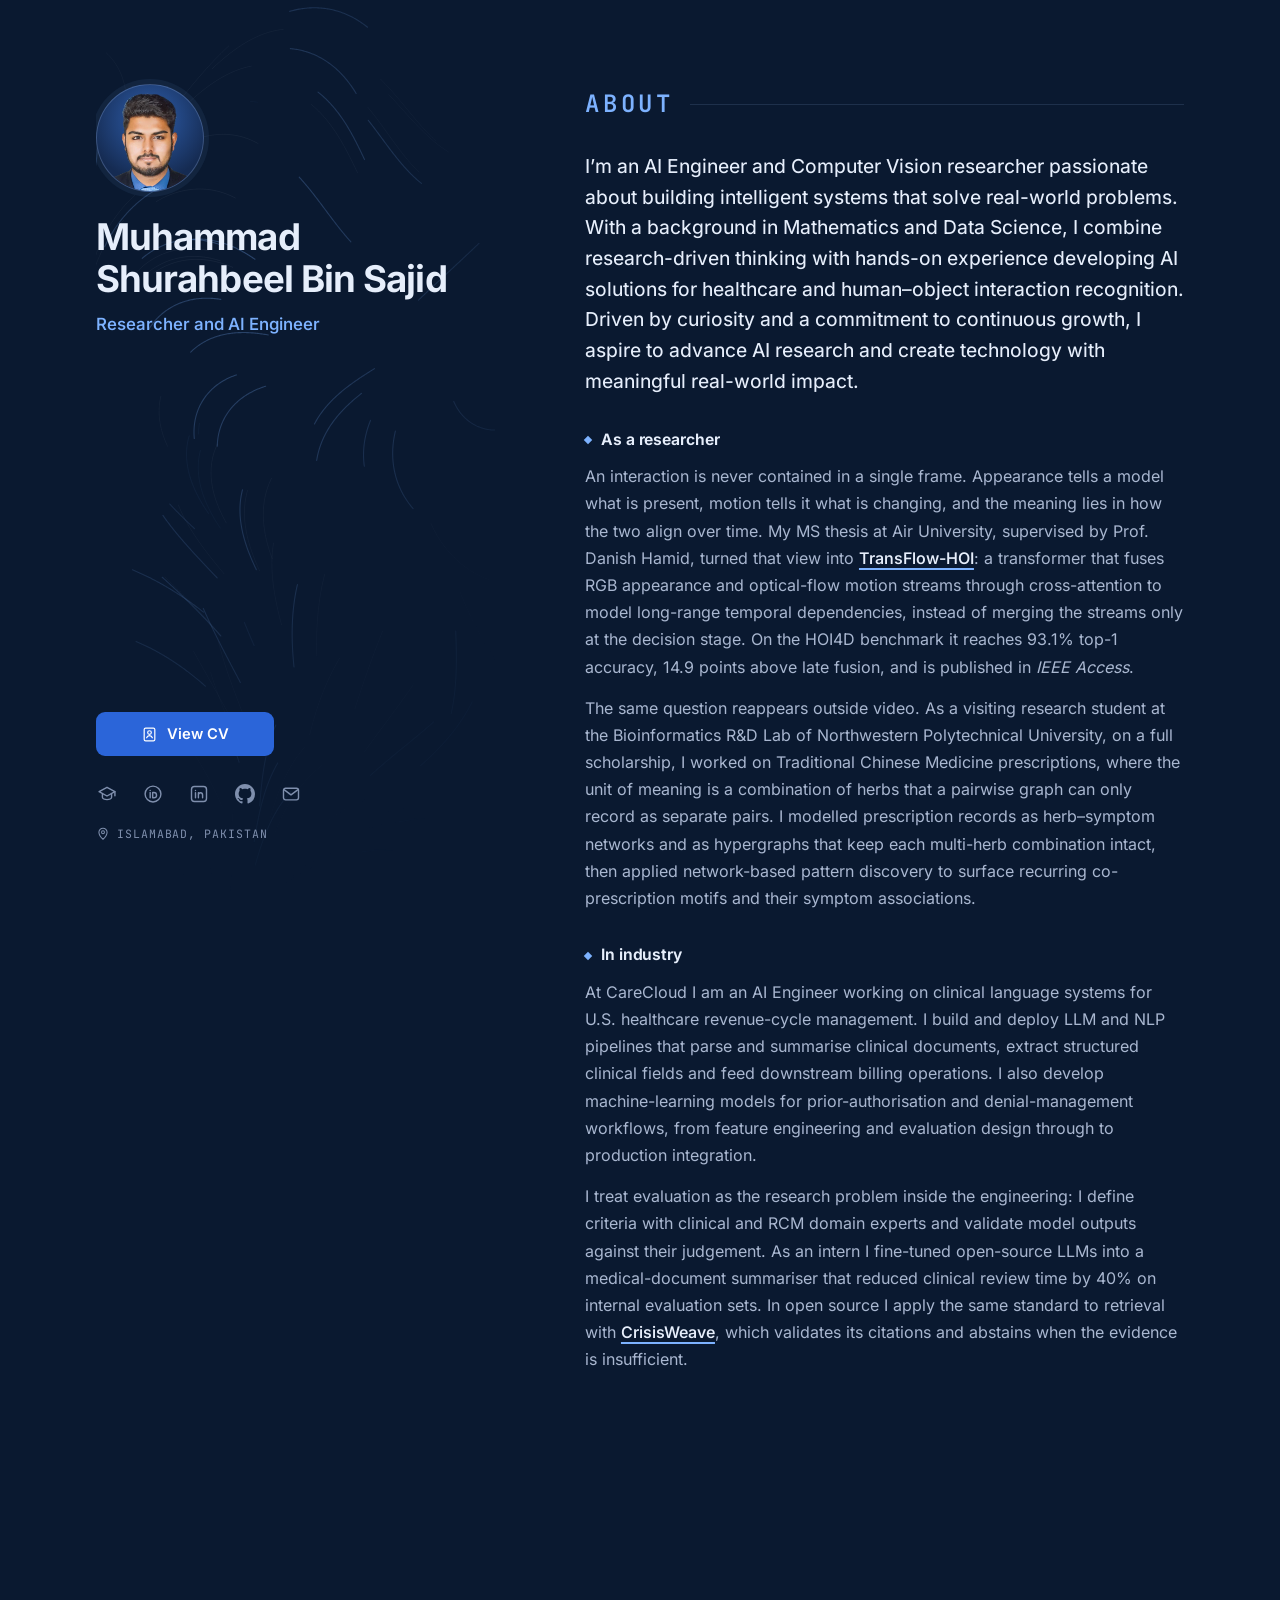
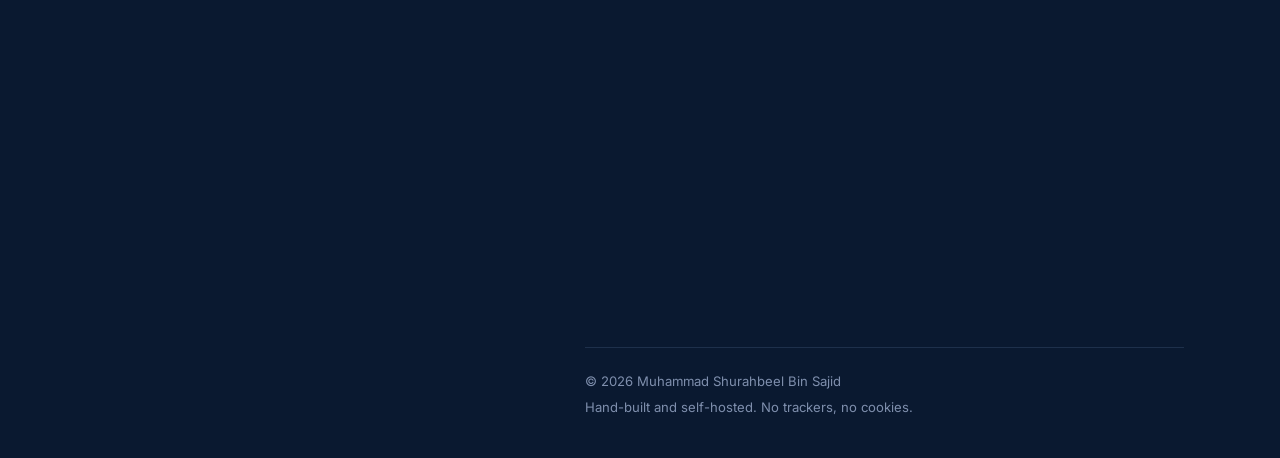
<file: index.html>
<!doctype html>
<html lang="en">
<head>
  <meta charset="utf-8">
  <meta name="viewport" content="width=device-width, initial-scale=1, viewport-fit=cover">

  <!-- Security: GitHub Pages cannot send custom headers, so the policy is delivered here.
       Everything (fonts, scripts, images) is self-hosted: no third-party requests, no trackers. -->
  <meta http-equiv="Content-Security-Policy" content="default-src 'none'; script-src 'self'; style-src 'self'; img-src 'self' data:; font-src 'self'; connect-src 'none'; frame-src 'self'; manifest-src 'self'; base-uri 'none'; form-action 'none'; upgrade-insecure-requests">
  <meta name="referrer" content="strict-origin-when-cross-origin">

  <title>Muhammad Shurahbeel Bin Sajid — Researcher and AI Engineer</title>
  <meta name="description" content="Muhammad Shurahbeel Bin Sajid researches video understanding and structured representation learning. First author of TransFlow-HOI (IEEE Access, 2026). MS Data Science, Air University; AI Engineer at CareCloud, Islamabad.">
  <meta name="author" content="Muhammad Shurahbeel Bin Sajid">
  <meta name="robots" content="index, follow">
  <link rel="canonical" href="https://shurahbeelsajid.github.io/">

  <meta name="theme-color" content="#0a1930">
  <meta name="color-scheme" content="dark">

  <!-- Open Graph / social previews -->
  <meta property="og:type" content="profile">
  <meta property="og:site_name" content="Muhammad Shurahbeel Bin Sajid">
  <meta property="og:title" content="Muhammad Shurahbeel Bin Sajid — Researcher and AI Engineer">
  <meta property="og:description" content="Researcher in video understanding and structured representation learning. First author of TransFlow-HOI (IEEE Access, 2026).">
  <meta property="og:url" content="https://shurahbeelsajid.github.io/">
  <meta property="og:image" content="https://shurahbeelsajid.github.io/assets/img/og-image.png">
  <meta property="og:image:width" content="1200">
  <meta property="og:image:height" content="630">
  <meta property="og:image:alt" content="Muhammad Shurahbeel Bin Sajid — researcher in video understanding and structured representation learning">
  <meta property="profile:first_name" content="Muhammad Shurahbeel">
  <meta property="profile:last_name" content="Bin Sajid">
  <meta name="twitter:card" content="summary_large_image">

  <link rel="icon" href="assets/img/favicon.svg" type="image/svg+xml">
  <link rel="apple-touch-icon" href="assets/img/apple-touch-icon.png">

  <link rel="preload" href="assets/fonts/inter-wght-normal.woff2" as="font" type="font/woff2" crossorigin>
  <link rel="stylesheet" href="assets/css/main.css">

  <!-- Runs before first paint: enables JS-only styles (no flash). -->
  <script src="assets/js/boot.js"></script>
  <script src="assets/js/main.js" defer></script>

  <script type="application/ld+json">
  {
    "@context": "https://schema.org",
    "@graph": [
      {
        "@type": "Person",
        "@id": "https://shurahbeelsajid.github.io/#person",
        "name": "Muhammad Shurahbeel Bin Sajid",
        "url": "https://shurahbeelsajid.github.io/",
        "image": "https://shurahbeelsajid.github.io/assets/img/portrait-840.webp",
        "jobTitle": "AI Engineer",
        "worksFor": { "@type": "Organization", "name": "CareCloud (MTBC)" },
        "alumniOf": [
          { "@type": "CollegeOrUniversity", "name": "Air University, Islamabad" },
          { "@type": "CollegeOrUniversity", "name": "International Islamic University, Islamabad" }
        ],
        "address": { "@type": "PostalAddress", "addressLocality": "Islamabad", "addressCountry": "PK" },
        "knowsAbout": [
          "Video understanding",
          "Human-object interaction recognition",
          "Structured representation learning",
          "Hypergraphs",
          "Multimodal fusion",
          "Retrieval-augmented generation",
          "Clinical natural language processing"
        ],
        "sameAs": [
          "https://scholar.google.com/citations?user=zHqropcAAAAJ",
          "https://orcid.org/0009-0009-5167-0745",
          "https://www.linkedin.com/in/shurahbeelsajid",
          "https://github.com/ShurahbeelSajid"
        ]
      },
      {
        "@type": "ScholarlyArticle",
        "headline": "TransFlow-HOI: Transformer-Driven Multimodal Fusion for High-Performance Human–Object Interaction Recognition",
        "author": [
          { "@id": "https://shurahbeelsajid.github.io/#person" },
          { "@type": "Person", "name": "Yazeed Alkhrijah" },
          { "@type": "Person", "name": "Danish Hamid" },
          { "@type": "Person", "name": "Muhammad Tahir Akram" },
          { "@type": "Person", "name": "Syed Muhammad Usman" },
          { "@type": "Person", "name": "Shehzad Khalid" },
          { "@type": "Person", "name": "Mohamad A. Alawad" }
        ],
        "datePublished": "2026",
        "isPartOf": { "@type": "PublicationVolume", "volumeNumber": "14", "isPartOf": { "@type": "Periodical", "name": "IEEE Access", "issn": "2169-3536" } },
        "pagination": "12717-12732",
        "sameAs": "https://doi.org/10.1109/ACCESS.2026.3655585",
        "url": "https://ieeexplore.ieee.org/document/11357874/",
        "license": "https://creativecommons.org/licenses/by/4.0/"
      }
    ]
  }
  </script>
</head>
<body>
  <!-- Icon sprite -->
  <svg class="sprite" aria-hidden="true" focusable="false" xmlns="http://www.w3.org/2000/svg">
    <symbol id="i-arrow-up-right" viewBox="0 0 24 24"><path d="M7 17 17 7M8 7h9v9" fill="none" stroke="currentColor" stroke-width="1.8" stroke-linecap="round" stroke-linejoin="round"/></symbol>
    <symbol id="i-github" viewBox="0 0 16 16"><path fill="currentColor" d="M8 0C3.58 0 0 3.58 0 8c0 3.54 2.29 6.53 5.47 7.59.4.07.55-.17.55-.38 0-.19-.01-.82-.01-1.49-2.01.37-2.53-.49-2.69-.94-.09-.23-.48-.94-.82-1.13-.28-.15-.68-.52-.01-.53.63-.01 1.08.58 1.23.82.72 1.21 1.87.87 2.33.66.07-.52.28-.87.51-1.07-1.78-.2-3.64-.89-3.64-3.95 0-.87.31-1.59.82-2.15-.08-.2-.36-1.02.08-2.12 0 0 .67-.21 2.2.82.64-.18 1.32-.27 2-.27.68 0 1.36.09 2 .27 1.53-1.04 2.2-.82 2.2-.82.44 1.1.16 1.92.08 2.12.51.56.82 1.27.82 2.15 0 3.07-1.87 3.75-3.65 3.95.29.25.54.73.54 1.48 0 1.07-.01 1.93-.01 2.2 0 .21.15.46.55.38A8.013 8.013 0 0 0 16 8c0-4.42-3.58-8-8-8z"/></symbol>
    <symbol id="i-scholar" viewBox="0 0 24 24"><g fill="none" stroke="currentColor" stroke-width="1.7" stroke-linejoin="round" stroke-linecap="round"><path d="M12 4 2.5 9.2 12 14.4l9.5-5.2L12 4z"/><path d="M6.5 11.6v4.2c0 1.5 2.5 2.9 5.5 2.9s5.5-1.4 5.5-2.9v-4.2M21.5 9.2v5"/></g></symbol>
    <symbol id="i-orcid" viewBox="0 0 24 24"><g fill="none" stroke="currentColor" stroke-width="1.7" stroke-linecap="round"><circle cx="12" cy="12" r="9.5"/><path d="M8.6 10.2v6.3M8.6 7.6v.05"/><path d="M11.6 10.2v6.3h1.5a3.15 3.15 0 0 0 0-6.3h-1.5z" stroke-linejoin="round"/></g></symbol>
    <symbol id="i-linkedin" viewBox="0 0 24 24"><g fill="none" stroke="currentColor" stroke-width="1.7" stroke-linecap="round" stroke-linejoin="round"><rect x="3" y="3" width="18" height="18" rx="3.5"/><path d="M7.8 10.5v6M7.8 7.7v.05M11.3 16.5v-6M11.3 13.3c0-1.7 1-2.9 2.6-2.9s2.4 1.1 2.4 2.9v3.2"/></g></symbol>
    <symbol id="i-mail" viewBox="0 0 24 24"><g fill="none" stroke="currentColor" stroke-width="1.7" stroke-linecap="round" stroke-linejoin="round"><rect x="3" y="5" width="18" height="14" rx="2.5"/><path d="m4 7 8 6 8-6"/></g></symbol>
    <symbol id="i-paper" viewBox="0 0 24 24"><g fill="none" stroke="currentColor" stroke-width="1.7" stroke-linecap="round" stroke-linejoin="round"><path d="M14 3H6.5A1.5 1.5 0 0 0 5 4.5v15A1.5 1.5 0 0 0 6.5 21h11a1.5 1.5 0 0 0 1.5-1.5V8l-5-5z"/><path d="M14 3v5h5M8.5 12.5h7M8.5 16h5"/></g></symbol>
    <symbol id="i-cv" viewBox="0 0 24 24"><g fill="none" stroke="currentColor" stroke-width="1.7" stroke-linecap="round" stroke-linejoin="round"><rect x="4.5" y="3" width="15" height="18" rx="2"/><circle cx="12" cy="9.3" r="2.6"/><path d="M8 16.6c.6-1.9 2.1-3 4-3s3.4 1.1 4 3"/></g></symbol>
    <symbol id="i-copy" viewBox="0 0 24 24"><g fill="none" stroke="currentColor" stroke-width="1.7" stroke-linecap="round" stroke-linejoin="round"><rect x="8.5" y="8.5" width="12" height="12" rx="2"/><path d="M15.5 8.5V5.5a2 2 0 0 0-2-2h-8a2 2 0 0 0-2 2v8a2 2 0 0 0 2 2h3"/></g></symbol>
    <symbol id="i-download" viewBox="0 0 24 24"><path d="M12 4v11M7 10.5l5 5 5-5M5 20h14" fill="none" stroke="currentColor" stroke-width="1.8" stroke-linecap="round" stroke-linejoin="round"/></symbol>
    <symbol id="i-close" viewBox="0 0 24 24"><path d="M6 6l12 12M18 6 6 18" fill="none" stroke="currentColor" stroke-width="1.8" stroke-linecap="round"/></symbol>
    <symbol id="i-pin" viewBox="0 0 24 24"><g fill="none" stroke="currentColor" stroke-width="1.8" stroke-linejoin="round"><path d="M12 21s7-6.2 7-12a7 7 0 1 0-14 0c0 5.8 7 12 7 12z"/><circle cx="12" cy="9" r="2.5"/></g></symbol>
  </svg>

  <a class="skip-link" href="#main">Skip to content</a>

  <div class="page">
    <!-- ============================== INTRO (sticky on desktop) ============================== -->
    <header class="intro" id="top">
      <canvas class="intro__canvas" data-flowfield aria-hidden="true"></canvas>

      <div class="intro__main">
        <div class="avatar">
          <img src="assets/img/portrait-480.webp" width="480" height="615" alt="Portrait of Muhammad Shurahbeel Bin Sajid" fetchpriority="high" decoding="async">
        </div>

        <h1 class="intro__name">Muhammad Shurahbeel Bin Sajid</h1>
        <p class="intro__title">Researcher and AI Engineer</p>
        <p class="intro__statement"></p>

        <nav class="toc" aria-label="Sections">
          <ul>
            <li><a class="toc__link" href="#about"><span class="toc__line" aria-hidden="true"></span>About</a></li>
            <li><a class="toc__link" href="#publication"><span class="toc__line" aria-hidden="true"></span>Publication</a></li>
            <li><a class="toc__link" href="#experience"><span class="toc__line" aria-hidden="true"></span>Experience</a></li>
            <li><a class="toc__link" href="#projects"><span class="toc__line" aria-hidden="true"></span>Projects</a></li>
            <li><a class="toc__link" href="#contact"><span class="toc__line" aria-hidden="true"></span>Contact</a></li>
          </ul>
        </nav>
      </div>

      <div class="intro__foot">
        <div class="intro__actions">
          <a class="btn btn--primary btn--cv" href="assets/cv/Shurahbeel-Sajid-CV.pdf" target="_blank" rel="noopener" data-cv-open>
            <svg width="17" height="17" aria-hidden="true"><use href="#i-cv"/></svg>
            View CV
          </a>
        </div>

        <ul class="socials" aria-label="Profiles">
          <li><a href="https://scholar.google.com/citations?user=zHqropcAAAAJ&amp;hl=en" target="_blank" rel="me noopener noreferrer" aria-label="Google Scholar" title="Google Scholar"><svg width="20" height="20" aria-hidden="true"><use href="#i-scholar"/></svg></a></li>
          <li><a href="https://orcid.org/0009-0009-5167-0745" target="_blank" rel="me noopener noreferrer" aria-label="ORCID" title="ORCID"><svg width="20" height="20" aria-hidden="true"><use href="#i-orcid"/></svg></a></li>
          <li><a href="https://www.linkedin.com/in/shurahbeelsajid" target="_blank" rel="me noopener noreferrer" aria-label="LinkedIn" title="LinkedIn"><svg width="20" height="20" aria-hidden="true"><use href="#i-linkedin"/></svg></a></li>
          <li><a href="https://github.com/ShurahbeelSajid" target="_blank" rel="me noopener noreferrer" aria-label="GitHub" title="GitHub"><svg width="20" height="20" aria-hidden="true"><use href="#i-github"/></svg></a></li>
          <li><a href="#contact" data-email data-user="shurahbeelsajid008" data-domain="gmail.com" aria-label="Email" title="Email"><svg width="20" height="20" aria-hidden="true"><use href="#i-mail"/></svg></a></li>
        </ul>

        <p class="intro__loc"><svg width="14" height="14" aria-hidden="true"><use href="#i-pin"/></svg>Islamabad, Pakistan</p>
      </div>
    </header>

    <!-- ============================== CONTENT ============================== -->
    <main id="main">
      <!-- About -->
      <section class="section reveal" id="about" aria-labelledby="about-h">
        <h2 class="section-title" id="about-h">About</h2>

        <p class="lead">
          I’m an AI Engineer and Computer Vision researcher passionate about building intelligent systems that solve real-world problems.
With a background in Mathematics and Data Science, I combine research-driven thinking with hands-on experience developing AI solutions for healthcare and human–object interaction recognition.
Driven by curiosity and a commitment to continuous growth, I aspire to advance AI research and create technology with meaningful real-world impact.
        </p>

        <div class="prose">
          <h3 class="sub">As a researcher</h3>
          <p>
            An interaction is never contained in a single frame. Appearance tells a model what is present, motion
            tells it what is changing, and the meaning lies in how the two align over time. My MS thesis at Air
            University, supervised by Prof. Danish Hamid, turned that view into
            <a href="#publication">TransFlow-HOI</a>: a transformer that fuses RGB appearance and optical-flow motion
            streams through cross-attention to model long-range temporal dependencies, instead of merging the streams
            only at the decision stage. On the HOI4D benchmark it reaches 93.1% top-1 accuracy, 14.9 points above
            late fusion, and is published in <em>IEEE Access</em>.
          </p>
          <p>
            The same question reappears outside video. As a visiting research student at the Bioinformatics R&amp;D Lab
            of Northwestern Polytechnical University, on a full scholarship, I worked on Traditional Chinese Medicine
            prescriptions, where the unit of meaning is a combination of herbs that a pairwise graph can only record
            as separate pairs. I modelled prescription records as herb–symptom networks and as hypergraphs that keep
            each multi-herb combination intact, then applied network-based pattern discovery to surface recurring
            co-prescription motifs and their symptom associations.
          </p>

          <h3 class="sub">In industry</h3>
          <p>
            At CareCloud I am an AI Engineer working on clinical language systems for U.S. healthcare revenue-cycle
            management. I build and deploy LLM and NLP pipelines that parse and summarise clinical documents, extract
            structured clinical fields and feed downstream billing operations. I also develop machine-learning models
            for prior-authorisation and denial-management workflows, from feature engineering and evaluation design
            through to production integration.
          </p>
          <p>
            I treat evaluation as the research problem inside the engineering: I define criteria with clinical and RCM
            domain experts and validate model outputs against their judgement. As an intern I fine-tuned open-source
            LLMs into a medical-document summariser that reduced clinical review time by 40% on internal evaluation
            sets. In open source I apply the same standard to retrieval with <a href="#projects">CrisisWeave</a>,
            which validates its citations and abstains when the evidence is insufficient.
          </p>
        </div>
      </section>

      <!-- Publication -->
      <section class="section reveal" id="publication" aria-labelledby="pub-h">
        <h2 class="section-title" id="pub-h">Publication</h2>

        <article class="card pub" aria-labelledby="pub-1-title" data-live>
          <p class="pub__label">
            Journal article · <em>IEEE Access</em> · 2026
            <span class="badge">Open access</span>
          </p>
          <h3 class="pub__title" id="pub-1-title">TransFlow-HOI: Transformer-Driven Multimodal Fusion for High-Performance Human–Object Interaction Recognition</h3>
          <p class="pub__authors">
            <strong>Muhammad Shurahbeel Bin Sajid</strong>, Yazeed Alkhrijah, Danish Hamid, Muhammad Tahir Akram,
            Syed Muhammad Usman, Shehzad Khalid, Mohamad A. Alawad
          </p>
          <p class="pub__venue">
            <em>IEEE Access</em>, vol. 14, pp. 12717–12732, 2026 ·
            doi: <a href="https://doi.org/10.1109/ACCESS.2026.3655585" target="_blank" rel="noopener noreferrer">10.1109/ACCESS.2026.3655585</a>
          </p>

          <!-- Architecture diagram (all styling lives in main.css; no inline styles due to CSP) -->
          <figure class="tech">
            <h3 class="sub">TransFlow-HOI architecture</h3>

            <div class="tech__frame">
              <svg class="tech__svg" viewBox="0 0 600 470" role="img" focusable="false"
                   aria-label="Pipeline diagram: input video frames flow through an appearance stream and a motion stream into a cross-attention transformer, then temporal modeling, producing HOI recognition.">
                <defs>
                  <marker id="tech-arrow" viewBox="0 0 8 8" markerWidth="10" markerHeight="10" markerUnits="userSpaceOnUse" refX="6.8" refY="4" orient="auto">
                    <path d="M0.8 1 7.5 4 0.8 7Z" class="tech__arrow"/>
                  </marker>
                </defs>

                <!-- Connectors -->
                <path class="tech__e" d="M300 58 C240 76 185 98 152 122"/>
                <path class="tech__e" d="M300 58 C360 76 415 98 448 122"/>
                <path class="tech__e" d="M150 182 C150 220 178 254 205 274"/>
                <path class="tech__e" d="M450 182 C450 220 422 254 395 274"/>
                <path class="tech__e" d="M300 308 L300 342"/>
                <path class="tech__e" d="M300 390 L300 422"/>

                <!-- Nodes -->
                <g>
                  <rect class="tech__n" x="235" y="14" width="130" height="44" rx="10"/>
                  <text class="tech__t1" x="300" y="32">Input frames</text>
                  <text class="tech__t2" x="300" y="47">HOI4D clips</text>
                </g>
                <g>
                  <rect class="tech__n" x="70" y="124" width="160" height="56" rx="10"/>
                  <text class="tech__t1" x="150" y="149">Appearance stream</text>
                  <text class="tech__t2" x="150" y="165">RGB · I3D features</text>
                </g>
                <g>
                  <rect class="tech__n" x="370" y="124" width="160" height="56" rx="10"/>
                  <text class="tech__t1" x="450" y="149">Motion stream</text>
                  <text class="tech__t2" x="450" y="165">Optical-flow features</text>
                </g>
                <g>
                  <rect class="tech__n" x="205" y="246" width="190" height="60" rx="10"/>
                  <text class="tech__t1" x="300" y="272">Cross-attention</text>
                  <text class="tech__t2" x="300" y="288">Transformer fusion</text>
                </g>
                <g>
                  <rect class="tech__n" x="225" y="344" width="150" height="44" rx="10"/>
                  <text class="tech__t1" x="300" y="362">Temporal modeling</text>
                  <text class="tech__t2" x="300" y="378">Long-range cues</text>
                </g>
                <g>
                  <rect class="tech__n" x="232" y="424" width="136" height="38" rx="10"/>
                  <text class="tech__t1" x="300" y="449">HOI recognition</text>
                </g>

                <!-- Sequential highlight: six phases light up in pipeline order -->
                <g class="tech-phase tech-p1">
                  <rect class="tech__h" x="235" y="14" width="130" height="44" rx="10"/>
                </g>
                <g class="tech-phase tech-p2">
                  <path class="tech__f tech__march" d="M300 58 C240 76 185 98 152 122"/>
                  <path class="tech__f tech__march" d="M300 58 C360 76 415 98 448 122"/>
                  <rect class="tech__h" x="70" y="124" width="160" height="56" rx="10"/>
                  <rect class="tech__h" x="370" y="124" width="160" height="56" rx="10"/>
                </g>
                <g class="tech-phase tech-p3">
                  <path class="tech__f tech__march" d="M150 182 C150 220 178 254 205 274"/>
                  <path class="tech__f tech__march" d="M450 182 C450 220 422 254 395 274"/>
                </g>
                <g class="tech-phase tech-p4">
                  <rect class="tech__h" x="205" y="246" width="190" height="60" rx="10"/>
                </g>
                <g class="tech-phase tech-p5">
                  <path class="tech__f tech__march" d="M300 308 L300 342"/>
                  <rect class="tech__h" x="225" y="344" width="150" height="44" rx="10"/>
                </g>
                <g class="tech-phase tech-p6">
                  <path class="tech__f tech__march" d="M300 390 L300 422"/>
                  <rect class="tech__h" x="232" y="424" width="136" height="38" rx="10"/>
                </g>
              </svg>
            </div>

            <figcaption class="tech__cap">
              The TransFlow-HOI architecture fuses appearance (RGB/I3D features) and motion (optical flow) streams
              through cross-attention in a transformer to model long-range temporal dependencies for HOI recognition.
            </figcaption>
          </figure>

          <figure class="results">
            <figcaption>Top-1 accuracy on HOI4D</figcaption>
            <ol class="bars">
              <li class="bar bar--ours" data-value="93.1">
                <span class="bar__label">TransFlow-HOI <em>(this work)</em></span>
                <span class="bar__track"><span class="bar__fill"></span></span>
                <span class="bar__value" data-count="93.1">93.1%</span>
              </li>
              <li class="bar" data-value="78.2">
                <span class="bar__label">Late Fusion</span>
                <span class="bar__track"><span class="bar__fill"></span></span>
                <span class="bar__value" data-count="78.2">78.2%</span>
              </li>
              <li class="bar" data-value="77.3">
                <span class="bar__label">Shallow MLP Fusion</span>
                <span class="bar__track"><span class="bar__fill"></span></span>
                <span class="bar__value" data-count="77.3">77.3%</span>
              </li>
            </ol>
          </figure>

          <div class="pub__actions">
            <a class="btn btn--primary btn--sm" href="https://ieeexplore.ieee.org/document/11357874/" target="_blank" rel="noopener noreferrer">
              Read on IEEE Xplore
              <svg width="15" height="15" aria-hidden="true"><use href="#i-arrow-up-right"/></svg>
            </a>
            <a class="btn btn--ghost btn--sm" href="https://doi.org/10.1109/ACCESS.2026.3655585" target="_blank" rel="noopener noreferrer">
              DOI
              <svg width="15" height="15" aria-hidden="true"><use href="#i-arrow-up-right"/></svg>
            </a>
          </div>

          <details class="cite">
            <summary>Cite this paper <span class="cite__hint">BibTeX</span></summary>
            <div class="cite__body">
              <pre><code data-bibtex>@article{sajid2026transflowhoi,
  author  = {Bin Sajid, Muhammad Shurahbeel and Alkhrijah, Yazeed and Hamid, Danish
             and Akram, Muhammad Tahir and Usman, Syed Muhammad and Khalid, Shehzad
             and Alawad, Mohamad A.},
  title   = {{TransFlow-HOI}: Transformer-Driven Multimodal Fusion for High-Performance
             Human--Object Interaction Recognition},
  journal = {IEEE Access},
  volume  = {14},
  pages   = {12717--12732},
  year    = {2026},
  doi     = {10.1109/ACCESS.2026.3655585}
}</code></pre>
              <button class="cite__copy" type="button" data-copy-bibtex>
                <svg width="15" height="15" aria-hidden="true"><use href="#i-copy"/></svg>
                <span data-copy-label>Copy</span>
              </button>
            </div>
          </details>
        </article>
      </section>

      <!-- Experience & education -->
      <section class="section reveal" id="experience" aria-labelledby="exp-h">
        <h2 class="section-title" id="exp-h">Experience &amp; education</h2>

        <h3 class="sub">Experience</h3>
        <ol class="rows">
          <li class="row">
            <p class="row__date">Jul 2025 — Present</p>
            <div>
              <p class="row__title">AI Engineer <span>CareCloud (MTBC), Islamabad</span></p>
              <p class="row__note">Clinical LLM and NLP pipelines; models for prior authorisation and denial management. Joined as AI Intern in May 2025.</p>
            </div>
          </li>
          <li class="row">
            <p class="row__date">Nov 2023 — Apr 2025</p>
            <div>
              <p class="row__title">Graduate Research Assistant <span>Air University, Islamabad</span></p>
              <p class="row__note">Designed TransFlow-HOI and built its full experimental pipeline on HOI4D.</p>
            </div>
          </li>
          <li class="row">
            <p class="row__date">Sep 2024 — Jan 2025</p>
            <div>
              <p class="row__title">Visiting Research Student <span>Bioinformatics R&amp;D Lab, Northwestern Polytechnical University, Xi’an</span></p>
              <p class="row__note">Hypergraph modelling of Traditional Chinese Medicine prescriptions.</p>
            </div>
          </li>
        </ol>

        <h3 class="sub">Education</h3>
        <ol class="rows">
          <li class="row">
            <p class="row__date">Sep 2023 — Nov 2025</p>
            <div>
              <p class="row__title">M.S. Data Science <span>Air University, Islamabad</span></p>
              <p class="row__note">Thesis: <em>Unifying Appearance and Motion: Transformer-Based Feature Fusion for HOI Recognition.</em> Supervisor: Prof. Danish Hamid.</p>
            </div>
          </li>
          <li class="row">
            <p class="row__date">Feb 2016 — May 2020</p>
            <div>
              <p class="row__title">B.S. Mathematics <span>International Islamic University, Islamabad</span></p>
            </div>
          </li>
        </ol>

        <h3 class="sub">Honours &amp; service</h3>
        <ol class="rows">
          <li class="row">
            <p class="row__date">2024</p>
            <div>
              <p class="row__title">Outstanding Visiting Student Scholarship <span>Northwestern Polytechnical University</span></p>
              <p class="row__note">Sole recipient nominated from Air University.</p>
            </div>
          </li>
          <li class="row">
            <p class="row__date">2025</p>
            <div>
              <p class="row__title">Host and Organizer <span>International Academic Conference on AI and Machine Learning, NWPU</span></p>
            </div>
          </li>
        </ol>

        <p class="more">
          <a class="text-link" href="assets/cv/Shurahbeel-Sajid-CV.pdf" target="_blank" rel="noopener" data-cv-open>
            Full details in my CV
            <svg width="15" height="15" aria-hidden="true"><use href="#i-arrow-up-right"/></svg>
          </a>
        </p>
      </section>

      <!-- Projects -->
      <section class="section reveal" id="projects" aria-labelledby="projects-h">
        <h2 class="section-title" id="projects-h">Selected projects</h2>

        <div class="projects">
          <article class="card project" data-spotlight>
            <h3 class="project__title">
              <a class="stretched" href="https://github.com/ShurahbeelSajid/Crisis-Weave" target="_blank" rel="noopener noreferrer">CrisisWeave</a>
              <svg width="16" height="16" aria-hidden="true"><use href="#i-arrow-up-right"/></svg>
            </h3>
            <p class="project__tagline">Multimodal retrieval for disaster reporting</p>
            <p>
              Evidence-first retrieval-augmented question answering over heterogeneous disaster reports: native text,
              OCR output, document images, video frames and transcripts, and structured tables. It validates citations,
              detects conflicting and stale sources, and abstains explicitly when the evidence is insufficient.
            </p>
            <ul class="tags" aria-label="Technologies"><li>RAG</li><li>Citation validation</li><li>Guarded SQL</li><li>Python</li></ul>
          </article>

          <article class="card project" data-spotlight>
            <h3 class="project__title">
              <a class="stretched" href="https://github.com/ShurahbeelSajid/ai-detection-suite" target="_blank" rel="noopener noreferrer">AI Detection Suite</a>
              <svg width="16" height="16" aria-hidden="true"><use href="#i-arrow-up-right"/></svg>
            </h3>
            <p class="project__tagline">Real-time local inference</p>
            <p>
              A local-first webcam pipeline combining YOLO object detection with CPU-based Haar face detection and
              lightweight hand detection. Bounded background inference and deterministic resource cleanup keep
              throughput stable, with an FPS and latency HUD for profiling.
            </p>
            <ul class="tags" aria-label="Technologies"><li>YOLO</li><li>OpenCV</li><li>Python</li></ul>
          </article>
        </div>
      </section>

      <!-- Contact -->
      <section class="section reveal" id="contact" aria-labelledby="contact-h">
        <h2 class="section-title" id="contact-h">Contact</h2>
        <p class="contact__text">
          I welcome conversations about research opportunities and collaboration in video understanding,
          structured representation learning and trustworthy AI.
        </p>
        <div class="contact__actions">
          <a class="btn btn--primary" href="#contact" data-email data-user="shurahbeelsajid008" data-domain="gmail.com">
            <svg width="17" height="17" aria-hidden="true"><use href="#i-mail"/></svg>
            <span data-email-text>shurahbeelsajid008 [at] gmail [dot] com</span>
          </a>
        </div>
        <p class="contact__clock">Local time in Islamabad: <time data-local-time>UTC+5</time></p>
      </section>

      <footer class="site-footer">
        <p>© <span data-year>2026</span> Muhammad Shurahbeel Bin Sajid</p>
        <p>Hand-built and self-hosted. No trackers, no cookies.</p>
      </footer>
    </main>
  </div>

  <!-- CV preview: opened by [data-cv-open] on desktop; elsewhere the link opens the PDF directly -->
  <dialog class="cv-modal" id="cv-modal" aria-labelledby="cv-modal-title">
    <div class="cv-modal__inner">
      <div class="cv-modal__bar">
        <p class="cv-modal__title" id="cv-modal-title">Curriculum Vitae <span>PDF · 3 pages</span></p>
        <div class="cv-modal__actions">
          <a class="cv-modal__btn" href="assets/cv/Shurahbeel-Sajid-CV.pdf" target="_blank" rel="noopener">
            Open in new tab
            <svg width="15" height="15" aria-hidden="true"><use href="#i-arrow-up-right"/></svg>
          </a>
          <a class="cv-modal__btn" href="assets/cv/Shurahbeel-Sajid-CV.pdf" download="Muhammad-Shurahbeel-Bin-Sajid-CV.pdf">
            <svg width="15" height="15" aria-hidden="true"><use href="#i-download"/></svg>
            Download
          </a>
          <button class="cv-modal__close" type="button" data-cv-close aria-label="Close CV preview">
            <svg width="18" height="18" aria-hidden="true"><use href="#i-close"/></svg>
          </button>
        </div>
      </div>
      <div class="cv-modal__body">
        <p class="cv-modal__loading" aria-hidden="true">Loading CV…</p>
        <iframe class="cv-modal__frame" title="CV of Muhammad Shurahbeel Bin Sajid (PDF)" data-src="assets/cv/Shurahbeel-Sajid-CV.pdf#view=FitH"></iframe>
      </div>
    </div>
  </dialog>
</body>
</html>
</file>
<file: assets/css/main.css>
/* ==========================================================================
   Muhammad Shurahbeel Bin Sajid — personal site
   Always-dark navy theme. Order: fonts → tokens → base → layout → intro →
   sections → components → dialog → motion
   ========================================================================== */

/* ---------- Fonts (self-hosted, SIL Open Font License) ---------- */
@font-face {
  font-family: "Inter";
  src: url("../fonts/inter-wght-normal.woff2") format("woff2");
  font-weight: 100 900;
  font-style: normal;
  font-display: swap;
}
@font-face {
  font-family: "JetBrains Mono";
  src: url("../fonts/jetbrains-mono-wght-normal.woff2") format("woff2");
  font-weight: 100 800;
  font-style: normal;
  font-display: swap;
}

/* ---------- Design tokens (single dark navy theme) ---------- */
:root {
  color-scheme: dark;

  --bg: #0a1930;
  --bg-deep: #071325;
  --surface: #10233f;
  --surface-2: #162d50;
  --ink: #e6eefb;
  --ink-2: #a9b7d0;
  --ink-3: #7f8fad;
  --line: rgba(136, 165, 215, 0.16);
  --line-strong: rgba(136, 165, 215, 0.32);
  --accent: #7db2ff;
  --accent-solid: #2b65d9;
  --accent-solid-hover: #3a76ee;
  --accent-soft: rgba(125, 178, 255, 0.1);
  --shadow: 0 18px 40px -24px rgba(2, 8, 20, 0.9);

  /* Intro flow-field colours as "r, g, b" */
  --flow-a: 125, 178, 255;
  --flow-b: 230, 238, 251;
  --flow-alpha-a: 0.3;
  --flow-alpha-b: 0.07;

  --font-sans: "Inter", system-ui, -apple-system, "Segoe UI", Roboto, "Helvetica Neue", Arial, "Noto Sans", sans-serif;
  --font-mono: "JetBrains Mono", ui-monospace, SFMono-Regular, Menlo, Consolas, monospace;

  --radius: 14px;
  --radius-sm: 9px;
  --ease-out: cubic-bezier(0.16, 1, 0.3, 1);
}

/* ---------- Base ---------- */
*,
*::before,
*::after {
  box-sizing: border-box;
}

html {
  -webkit-text-size-adjust: 100%;
  text-size-adjust: 100%;
  scroll-behavior: smooth;
  background: var(--bg);
}

body {
  position: relative;
  margin: 0;
  min-height: 100vh;
  background: var(--bg);
  color: var(--ink);
  font-family: var(--font-sans);
  font-size: 1rem;
  line-height: 1.7;
  -webkit-font-smoothing: antialiased;
  -moz-osx-font-smoothing: grayscale;
  text-rendering: optimizeLegibility;
  overflow-x: clip;
}
body::before {
  /* soft depth: a lighter navy glow top-left, deeper navy bottom-right */
  content: "";
  position: fixed;
  inset: 0;
  z-index: -1;
  background:
    radial-gradient(1100px 720px at 8% -8%, rgba(43, 101, 217, 0.22), transparent 62%),
    radial-gradient(900px 700px at 110% 110%, var(--bg-deep), transparent 60%);
  pointer-events: none;
}

img,
svg,
canvas {
  display: block;
  max-width: 100%;
}

a {
  color: var(--accent);
  text-decoration-thickness: 1px;
  text-underline-offset: 0.22em;
}

h1, h2, h3 {
  text-wrap: balance;
}

p {
  text-wrap: pretty;
}

::selection {
  background: var(--accent-solid);
  color: #fff;
}

:focus-visible {
  outline: 2px solid var(--accent);
  outline-offset: 3px;
  border-radius: 4px;
}

.sprite {
  position: absolute;
  width: 0;
  height: 0;
  overflow: hidden;
}

.skip-link {
  position: fixed;
  top: 12px;
  left: 12px;
  z-index: 100;
  padding: 10px 16px;
  border-radius: var(--radius-sm);
  background: var(--ink);
  color: var(--bg);
  font-weight: 600;
  text-decoration: none;
  transform: translateY(-180%);
  transition: transform 0.2s var(--ease-out);
}
.skip-link:focus {
  transform: none;
}

/* ---------- Layout ---------- */
.page {
  width: 100%;
  max-width: 1200px;
  margin-inline: auto;
  padding-inline: clamp(20px, 5vw, 56px);
}

main {
  padding: 44px 0 28px;
}

@media (min-width: 1000px) {
  .page {
    display: grid;
    grid-template-columns: minmax(0, 0.8fr) minmax(0, 1.2fr);
    column-gap: clamp(48px, 7vw, 104px);
  }
  main {
    padding: 84px 0 40px;
  }
}

/* ---------- Intro (profile panel; sticky on desktop) ---------- */
.intro {
  position: relative;
  isolation: isolate;
  padding: 44px 0 0;
}
.intro__canvas {
  position: absolute;
  inset: 0;
  z-index: -1;
  width: 100%;
  height: 100%;
  -webkit-mask-image: radial-gradient(120% 95% at 35% 30%, #000 0%, transparent 76%);
  mask-image: radial-gradient(120% 95% at 35% 30%, #000 0%, transparent 76%);
  pointer-events: none;
}

.intro__main {
  display: grid;
  grid-template-columns: auto minmax(0, 1fr);
  column-gap: 18px;
  align-items: center;
}

.avatar {
  grid-row: span 2;
  width: 84px;
  height: 84px;
  overflow: hidden;
  border: 1px solid var(--line-strong);
  border-radius: 50%;
  background: radial-gradient(circle at 50% 32%, #2f5fae 0%, #152b52 70%);
  box-shadow: 0 0 0 5px rgba(125, 178, 255, 0.07);
}
.avatar img {
  width: 122%;
  max-width: none;
  height: auto;
  margin: 3% 0 0 -11%;
}

.intro__name {
  align-self: end;
  margin: 0;
  font-size: clamp(1.5rem, 1.1rem + 1.9vw, 1.95rem);
  font-weight: 680;
  line-height: 1.14;
  letter-spacing: -0.025em;
}
.intro__title {
  align-self: start;
  margin: 4px 0 0;
  color: var(--accent);
  font-size: 0.98rem;
  font-weight: 550;
}
.intro__statement {
  grid-column: 1 / -1;
  max-width: 38ch;
  margin: 20px 0 0;
  color: var(--ink-2);
}
.intro__statement em {
  color: var(--ink);
  font-style: normal;
  font-weight: 550;
}

.toc {
  display: none;
}

.intro__foot {
  margin-top: 26px;
}
.intro__actions {
  display: flex;
  flex-wrap: wrap;
  gap: 10px;
}
.socials {
  display: flex;
  gap: 6px;
  margin: 18px 0 0 -9px;
  padding: 0;
  list-style: none;
}
.socials a {
  display: grid;
  place-items: center;
  width: 40px;
  height: 40px;
  border-radius: var(--radius-sm);
  color: var(--ink-3);
  transition: color 0.2s ease, background-color 0.2s ease, transform 0.3s var(--ease-out);
}
.socials a:hover {
  background: var(--accent-soft);
  color: var(--accent);
  transform: translateY(-2px);
}
.intro__loc {
  display: flex;
  align-items: center;
  gap: 7px;
  margin: 10px 0 0;
  color: var(--ink-3);
  font-family: var(--font-mono);
  font-size: 0.72rem;
  letter-spacing: 0.08em;
  text-transform: uppercase;
}

@media (min-width: 1000px) {
  .intro {
    position: sticky;
    top: 0;
    align-self: start;
    display: flex;
    flex-direction: column;
    justify-content: space-between;
    gap: 28px;
    height: 100vh;
    height: 100dvh;
    padding: 84px 0 56px;
    overflow: hidden auto;
    scrollbar-width: none;
  }
  .intro::-webkit-scrollbar {
    display: none;
  }
  .intro__main {
    display: block;
  }
  .avatar {
    width: 108px;
    height: 108px;
  }
  .intro__name {
    margin-top: 24px;
    font-size: clamp(1.9rem, 1.1rem + 1.5vw, 2.35rem);
  }
  .intro__title {
    margin-top: 10px;
    font-size: 1.05rem;
  }
  .intro__statement {
    margin-top: 16px;
    max-width: 34ch;
  }
  .toc {
    display: block;
    margin-top: 40px;
  }
  .toc ul {
    margin: 0;
    padding: 0;
    list-style: none;
  }
  .toc__link {
    display: inline-flex;
    align-items: center;
    gap: 14px;
    padding: 7px 0;
    color: var(--ink-3);
    font-size: 1.2em;
    font-weight: 650;
    letter-spacing: 0.14em;
    text-decoration: none;
    text-transform: uppercase;
    transition: color 0.2s ease;
  }
  .toc__line {
    width: 28px;
    height: 1px;
    background: currentColor;
    opacity: 0.7;
    transition: width 0.35s var(--ease-out), background-color 0.2s ease, opacity 0.2s ease;
  }
  .toc__link:hover,
  .toc__link.is-active {
    color: var(--ink);
  }
  .toc__link:hover .toc__line,
  .toc__link.is-active .toc__line {
    width: 60px;
    background: var(--accent);
    opacity: 1;
  }
  .intro__foot {
    margin-top: 0;
  }
}

/* shorter laptop screens: tighten the sticky panel so nothing is cut off */
@media (min-width: 1000px) and (max-height: 890px) {
  .intro {
    gap: 20px;
    padding: 52px 0 36px;
  }
  .avatar {
    width: 88px;
    height: 88px;
  }
  .intro__name {
    margin-top: 18px;
  }
  .toc {
    margin-top: 26px;
  }
  .toc__link {
    padding: 5px 0;
  }
  main {
    padding-top: 52px;
  }
}
/* very short screens (e.g. 1366x768 laptops): photo sits beside the name */
@media (min-width: 1000px) and (max-height: 720px) {
  .intro {
    gap: 16px;
    padding: 40px 0 26px;
  }
  .intro__main {
    display: grid;
    grid-template-columns: auto minmax(0, 1fr);
    column-gap: 16px;
    align-items: center;
  }
  .avatar {
    width: 76px;
    height: 76px;
  }
  .intro__name {
    margin-top: 0;
    font-size: 1.62rem;
  }
  .intro__title {
    margin-top: 4px;
    font-size: 0.98rem;
  }
  .intro__statement {
    grid-column: 1 / -1;
    font-size: 0.94rem;
  }
  .toc {
    grid-column: 1 / -1;
    margin-top: 18px;
  }
  .toc__link {
    padding: 3px 0;
  }
  .socials {
    margin-top: 10px;
  }
  .intro__loc {
    margin-top: 6px;
  }
  main {
    padding-top: 40px;
  }
}

/* ---------- Buttons ---------- */
.btn {
  display: inline-flex;
  align-items: center;
  justify-content: center;
  gap: 9px;
  min-height: 44px;
  padding: 0 18px;
  border: 1px solid transparent;
  border-radius: var(--radius-sm);
  font: inherit;
  font-size: 0.92rem;
  font-weight: 600;
  line-height: 1.2;
  text-decoration: none;
  cursor: pointer;
  transition: transform 0.3s var(--ease-out), background-color 0.2s ease, color 0.2s ease,
    border-color 0.2s ease, box-shadow 0.3s var(--ease-out);
}
.btn svg {
  flex: none;
}
.btn:hover {
  transform: translateY(-2px);
}
.btn--primary {
  background: var(--accent-solid);
  color: #fff;
}
.btn--primary:hover {
  background: var(--accent-solid-hover);
  box-shadow: 0 12px 26px -14px var(--accent-solid-hover);
}
.btn--ghost {
  border-color: var(--line-strong);
  background: rgba(16, 35, 63, 0.5);
  color: var(--ink);
}
.btn--ghost:hover {
  border-color: var(--accent);
  color: var(--accent);
}
.btn--sm {
  min-height: 40px;
  padding: 0 15px;
  font-size: 0.88rem;
}

.btn--cv {
  padding: 0 44px;
}

.text-link {
  display: inline-flex;
  align-items: center;
  gap: 6px;
  color: var(--accent);
  font-size: 0.94rem;
  font-weight: 600;
  text-decoration: none;
}
.text-link svg {
  transition: transform 0.3s var(--ease-out);
}
.text-link:hover {
  text-decoration: underline;
}
.text-link:hover svg {
  transform: translate(2px, -2px);
}

/* ---------- Sections ---------- */
.section {
  padding-bottom: clamp(56px, 7vw, 84px);
  scroll-margin-top: 28px;
}
@media (min-width: 1000px) {
  .section {
    scroll-margin-top: 84px;
  }
}
.section-title {
  display: flex;
  align-items: center;
  gap: 16px;
  margin: 0 0 26px;
  color: var(--accent);
  font-family: var(--font-mono);
  font-size: 1.5em;
  font-weight: 600;
  letter-spacing: 0.16em;
  text-transform: uppercase;
}
.section-title::after {
  content: "";
  flex: 1;
  height: 1px;
  background: var(--line);
}

.sub {
  display: flex;
  align-items: center;
  gap: 10px;
  margin: 30px 0 10px;
  color: var(--ink);
  font-size: 0.98rem;
  font-weight: 650;
  letter-spacing: -0.005em;
}
.sub::before {
  content: "";
  flex: none;
  width: 6px;
  height: 6px;
  background: var(--accent);
  transform: rotate(45deg);
}

/* About */
.lead {
  margin: 0;
  color: var(--ink);
  font-size: clamp(1.08rem, 1rem + 0.4vw, 1.2rem);
  font-weight: 450;
  line-height: 1.6;
}
.lead em {
  color: var(--accent);
  font-style: normal;
}
.prose p {
  margin: 0 0 14px;
  color: var(--ink-2);
}
.prose p:last-child {
  margin-bottom: 0;
}
.prose a {
  color: var(--ink);
  font-weight: 550;
  text-decoration-color: var(--accent);
  text-decoration-thickness: 1.5px;
}
.prose a:hover {
  color: var(--accent);
}

/* ---------- Cards ---------- */
.card {
  position: relative;
  padding: clamp(20px, 3vw, 30px);
  border: 1px solid var(--line);
  border-radius: var(--radius);
  background: rgba(16, 35, 63, 0.62);
  transition: border-color 0.25s ease, background-color 0.25s ease, transform 0.4s var(--ease-out),
    box-shadow 0.4s var(--ease-out);
}

.tags {
  display: flex;
  flex-wrap: wrap;
  gap: 7px;
  margin: 0;
  padding: 0;
  list-style: none;
}
.tags li {
  padding: 3px 10px;
  border-radius: 999px;
  background: var(--accent-soft);
  color: var(--accent);
  font-size: 0.76rem;
  font-weight: 550;
}

.badge {
  padding: 2px 9px;
  border: 1px solid rgba(125, 178, 255, 0.4);
  border-radius: 999px;
  color: var(--accent);
  font-size: 0.64rem;
  letter-spacing: 0.1em;
}

/* ---------- Publication ---------- */
.pub__label {
  display: flex;
  flex-wrap: wrap;
  align-items: center;
  gap: 6px 12px;
  margin: 0 0 14px;
  color: var(--ink-3);
  font-family: var(--font-mono);
  font-size: 0.7rem;
  letter-spacing: 0.1em;
  text-transform: uppercase;
}
.pub__label em {
  color: var(--ink-2);
  font-style: normal;
}
.pub__title {
  margin: 0 0 12px;
  color: var(--ink);
  font-size: clamp(1.12rem, 1rem + 0.6vw, 1.32rem);
  font-weight: 640;
  line-height: 1.36;
  letter-spacing: -0.012em;
}
.pub__authors {
  margin: 0 0 6px;
  color: var(--ink-2);
  font-size: 0.93rem;
  line-height: 1.6;
}
.pub__authors strong {
  color: var(--ink);
  font-weight: 650;
}
.pub__venue {
  margin: 0;
  color: var(--ink-3);
  font-size: 0.88rem;
}
.pub__venue em {
  color: var(--ink-2);
}
.pub__venue a {
  font-family: var(--font-mono);
  font-size: 0.82rem;
}

.results {
  margin: 24px 0 0;
  padding-top: 22px;
  border-top: 1px solid var(--line);
}
.results figcaption {
  margin-bottom: 16px;
  color: var(--ink-3);
  font-family: var(--font-mono);
  font-size: 0.7rem;
  letter-spacing: 0.1em;
  text-transform: uppercase;
}
.bars {
  display: grid;
  gap: 14px;
  margin: 0;
  padding: 0;
  list-style: none;
}
.bar {
  display: grid;
  grid-template-columns: minmax(0, 1fr) auto;
  grid-template-areas:
    "label value"
    "track track";
  gap: 7px 12px;
  align-items: baseline;
}
.bar[data-value="93.1"] { --v: 93.1; }
.bar[data-value="78.2"] { --v: 78.2; }
.bar[data-value="77.3"] { --v: 77.3; }
.bar__label {
  grid-area: label;
  color: var(--ink-2);
  font-size: 0.9rem;
}
.bar--ours .bar__label {
  color: var(--ink);
  font-weight: 600;
}
.bar__label em {
  color: var(--accent);
  font-style: normal;
  font-weight: 450;
}
.bar__value {
  grid-area: value;
  color: var(--ink-2);
  font-size: 0.98rem;
  font-variant-numeric: tabular-nums;
  font-weight: 600;
  line-height: 1;
}
.bar--ours .bar__value {
  color: var(--accent);
  font-size: 1.3rem;
  font-weight: 700;
}
.bar__track {
  grid-area: track;
  height: 8px;
  overflow: hidden;
  border-radius: 999px;
  background: rgba(136, 165, 215, 0.12);
}
.bar__fill {
  display: block;
  width: calc(var(--v, 0) * 1%);
  height: 100%;
  border-radius: inherit;
  background: rgba(169, 183, 208, 0.42);
  transform-origin: 0 50%;
}
.bar--ours .bar__fill {
  background: linear-gradient(90deg, var(--accent-solid), var(--accent));
}
.js .pub .bar__fill {
  transform: scaleX(0);
  transition: transform 1.5s var(--ease-out);
}
.js .pub.is-live .bar__fill {
  transform: none;
}
.js .pub.is-live .bar:nth-child(2) .bar__fill { transition-delay: 0.12s; }
.js .pub.is-live .bar:nth-child(3) .bar__fill { transition-delay: 0.24s; }

.pub__actions {
  display: flex;
  flex-wrap: wrap;
  gap: 10px;
  margin-top: 26px;
}

.cite {
  margin-top: 22px;
  padding-top: 16px;
  border-top: 1px solid var(--line);
}
.cite summary {
  display: inline-flex;
  align-items: center;
  gap: 10px;
  color: var(--ink);
  font-size: 0.92rem;
  font-weight: 600;
  cursor: pointer;
  list-style: none;
}
.cite summary::-webkit-details-marker {
  display: none;
}
.cite summary::before {
  content: "+";
  display: inline-grid;
  place-items: center;
  width: 22px;
  height: 22px;
  border: 1px solid var(--line-strong);
  border-radius: 6px;
  font-family: var(--font-mono);
  font-size: 0.85rem;
  line-height: 1;
}
.cite[open] summary::before {
  content: "\2212";
}
.cite__hint {
  color: var(--ink-3);
  font-family: var(--font-mono);
  font-size: 0.68rem;
  font-weight: 400;
  letter-spacing: 0.1em;
  text-transform: uppercase;
}
.cite__body {
  position: relative;
  margin-top: 14px;
}
.cite pre {
  margin: 0;
  padding: 16px 18px;
  overflow-x: auto;
  border: 1px solid var(--line);
  border-radius: var(--radius-sm);
  background: var(--bg-deep);
  color: var(--ink-2);
  font-family: var(--font-mono);
  font-size: 0.76rem;
  line-height: 1.65;
}
.cite__copy {
  position: absolute;
  top: 8px;
  right: 8px;
  display: inline-flex;
  align-items: center;
  gap: 6px;
  padding: 5px 11px;
  border: 1px solid var(--line-strong);
  border-radius: 7px;
  background: var(--surface);
  color: var(--ink);
  font: inherit;
  font-size: 0.78rem;
  cursor: pointer;
  transition: border-color 0.2s ease, color 0.2s ease;
}
.cite__copy:hover {
  border-color: var(--accent);
  color: var(--accent);
}
html:not(.js) .cite__copy {
  display: none;
}

/* ---------- Experience rows ---------- */
.rows {
  margin: 0;
  padding: 0;
  list-style: none;
}
.row {
  display: grid;
  grid-template-columns: 148px minmax(0, 1fr);
  gap: 2px 22px;
  padding: 13px 0;
  border-bottom: 1px solid var(--line);
}
.row:last-child {
  border-bottom: 0;
}
.row__date {
  margin: 3px 0 0;
  color: var(--ink-3);
  font-family: var(--font-mono);
  font-size: 0.7rem;
  letter-spacing: 0.06em;
  text-transform: uppercase;
}
.row__title {
  margin: 0;
  color: var(--ink);
  font-weight: 620;
  line-height: 1.45;
}
.row__title span {
  display: block;
  color: var(--accent);
  font-size: 0.92rem;
  font-weight: 500;
}
.row__note {
  margin: 5px 0 0;
  color: var(--ink-2);
  font-size: 0.92rem;
  line-height: 1.6;
}
.more {
  margin: 22px 0 0;
}

@media (max-width: 560px) {
  .row {
    grid-template-columns: 1fr;
  }
  .row__date {
    margin: 0 0 2px;
  }
}

/* ---------- Projects ---------- */
.projects {
  display: grid;
  gap: 14px;
}
.project {
  display: flex;
  flex-direction: column;
  overflow: hidden;
}
.project::before {
  content: "";
  position: absolute;
  inset: 0;
  background: radial-gradient(360px circle at var(--mx, 50%) var(--my, 0%), var(--accent-soft), transparent 45%);
  opacity: 0;
  transition: opacity 0.35s ease;
  pointer-events: none;
}
.project:hover {
  border-color: rgba(125, 178, 255, 0.45);
  box-shadow: var(--shadow);
  transform: translateY(-3px);
}
.project:hover::before {
  opacity: 1;
}
.project > * {
  position: relative;
}
.project__title {
  display: flex;
  align-items: center;
  gap: 8px;
  margin: 0 0 4px;
  font-size: 1.1rem;
  font-weight: 650;
  letter-spacing: -0.01em;
}
.project__title a {
  color: var(--ink);
  text-decoration: none;
}
.project__title svg {
  color: var(--ink-3);
  transition: transform 0.3s var(--ease-out), color 0.2s ease;
}
.project:hover .project__title a,
.project:hover .project__title svg {
  color: var(--accent);
}
.project:hover .project__title svg {
  transform: translate(2px, -2px);
}
.stretched::after {
  /* makes the whole card clickable while keeping a single, labelled link */
  content: "";
  position: absolute;
  inset: 0;
  z-index: 1;
}
.project .stretched:focus-visible {
  outline: none;
}
.project:focus-within {
  border-color: var(--accent);
}
.project__tagline {
  margin: 0 0 12px;
  color: var(--accent);
  font-size: 0.88rem;
  font-weight: 550;
}
.project > p:not([class]) {
  margin: 0 0 18px;
  color: var(--ink-2);
  font-size: 0.92rem;
  line-height: 1.65;
}
.project .tags {
  margin-top: auto;
}


/* ---------- Contact & footer ---------- */
.contact__text {
  max-width: 56ch;
  margin: 0 0 22px;
  color: var(--ink-2);
}
.contact__actions {
  display: flex;
  flex-wrap: wrap;
  gap: 10px;
}
.contact__clock {
  margin: 18px 0 0;
  color: var(--ink-3);
  font-family: var(--font-mono);
  font-size: 0.74rem;
  letter-spacing: 0.04em;
}
.contact__clock time {
  color: var(--ink-2);
}
#contact {
  padding-bottom: 48px;
}

.site-footer {
  display: flex;
  flex-wrap: wrap;
  justify-content: space-between;
  gap: 4px 24px;
  padding-top: 22px;
  border-top: 1px solid var(--line);
  color: var(--ink-3);
  font-size: 0.82rem;
}
.site-footer p {
  margin: 0;
}

@media (max-width: 480px) {
  .intro__actions .btn,
  .contact__actions .btn {
    flex: 1 1 auto;
  }
  .contact__actions .btn {
    padding: 0 14px;
    font-size: 0.86rem;
  }
}

/* ---------- CV preview dialog ---------- */
.cv-modal {
  width: min(1040px, calc(100vw - 48px));
  height: min(92vh, 1240px);
  max-width: none;
  max-height: none;
  margin: auto;
  padding: 0;
  overflow: hidden;
  border: 1px solid var(--line-strong);
  border-radius: var(--radius);
  background: var(--surface);
  color: var(--ink);
  box-shadow: 0 40px 90px -30px rgba(0, 0, 0, 0.8);
}
.cv-modal[open] {
  animation: modal-in 0.35s var(--ease-out);
}
.cv-modal::backdrop {
  background: rgba(4, 10, 22, 0.72);
  -webkit-backdrop-filter: blur(4px);
  backdrop-filter: blur(4px);
}
.cv-modal__inner {
  display: flex;
  flex-direction: column;
  height: 100%;
}
.cv-modal__bar {
  display: flex;
  flex-wrap: wrap;
  align-items: center;
  justify-content: space-between;
  gap: 10px 16px;
  padding: 11px 12px 11px 22px;
  border-bottom: 1px solid var(--line);
}
.cv-modal__title {
  display: flex;
  align-items: baseline;
  gap: 12px;
  margin: 0;
  font-size: 1.02rem;
  font-weight: 650;
}
.cv-modal__title span {
  color: var(--ink-3);
  font-family: var(--font-mono);
  font-size: 0.68rem;
  font-weight: 400;
  letter-spacing: 0.1em;
  text-transform: uppercase;
}
.cv-modal__actions {
  display: flex;
  align-items: center;
  gap: 8px;
}
.cv-modal__btn {
  display: inline-flex;
  align-items: center;
  gap: 7px;
  height: 36px;
  padding: 0 13px;
  border: 1px solid var(--line-strong);
  border-radius: 8px;
  color: var(--ink);
  font-size: 0.84rem;
  font-weight: 600;
  text-decoration: none;
  transition: border-color 0.2s ease, color 0.2s ease, background-color 0.2s ease;
}
.cv-modal__btn:hover {
  border-color: var(--accent);
  background: var(--accent-soft);
  color: var(--accent);
}
.cv-modal__close {
  display: grid;
  place-items: center;
  width: 36px;
  height: 36px;
  padding: 0;
  border: 1px solid var(--line);
  border-radius: 8px;
  background: transparent;
  color: var(--ink);
  cursor: pointer;
  transition: border-color 0.2s ease, background-color 0.2s ease;
}
.cv-modal__close:hover {
  border-color: var(--line-strong);
  background: var(--accent-soft);
}
.cv-modal__body {
  position: relative;
  flex: 1;
  background: var(--bg-deep);
}
.cv-modal__loading {
  position: absolute;
  inset: 0;
  display: grid;
  place-items: center;
  margin: 0;
  color: var(--ink-3);
  font-family: var(--font-mono);
  font-size: 0.78rem;
  letter-spacing: 0.06em;
}
.cv-modal__frame {
  position: absolute;
  inset: 0;
  width: 100%;
  height: 100%;
  border: 0;
}
html.modal-open {
  overflow: hidden;
}
@keyframes modal-in {
  from { opacity: 0; transform: translateY(16px) scale(0.985); }
  to { opacity: 1; transform: none; }
}

/* ---------- Motion ---------- */
@keyframes fade-up {
  from { opacity: 0; transform: translateY(12px); }
  to { opacity: 1; transform: none; }
}
.avatar { animation: fade-up 0.8s var(--ease-out) 0.05s both; }
.intro__name { animation: fade-up 0.8s var(--ease-out) 0.12s both; }
.intro__title { animation: fade-up 0.8s var(--ease-out) 0.18s both; }
.intro__statement { animation: fade-up 0.8s var(--ease-out) 0.24s both; }
.toc { animation: fade-up 0.8s var(--ease-out) 0.3s both; }
.intro__foot { animation: fade-up 0.8s var(--ease-out) 0.36s both; }

/* Scroll reveal (only when JS is running) */
.js .reveal {
  transition: opacity 0.8s var(--ease-out), transform 0.8s var(--ease-out);
}
.js .reveal:not(.is-visible) {
  opacity: 0;
  transform: translateY(18px);
}

/* ---------- 404 page ---------- */
.notfound {
  display: grid;
  place-items: center;
  min-height: 100vh;
  min-height: 100svh;
  padding: 80px 24px;
  text-align: center;
}
.notfound .notfound__code {
  margin: 0 0 6px;
  color: var(--accent);
  font-family: var(--font-mono);
  font-size: clamp(3.4rem, 2rem + 8vw, 6rem);
  font-weight: 600;
  line-height: 1;
  letter-spacing: -0.04em;
}
.notfound h1 {
  margin: 0 0 12px;
  font-size: clamp(1.4rem, 1.1rem + 1.2vw, 1.9rem);
  font-weight: 650;
  letter-spacing: -0.02em;
}
.notfound p {
  max-width: 44ch;
  margin: 0 auto 26px;
  color: var(--ink-2);
}

/* ---------- Reduced motion ---------- */
@media (prefers-reduced-motion: reduce) {
  html {
    scroll-behavior: auto;
  }
  *,
  *::before,
  *::after {
    animation-duration: 0.01ms !important;
    animation-iteration-count: 1 !important;
    transition-duration: 0.01ms !important;
    transition-delay: 0ms !important;
  }
  .js .reveal:not(.is-visible) {
    opacity: 1;
    transform: none;
  }
  .js .pub .bar__fill {
    transform: none;
  }
}

/* ---------- Architecture diagram ---------- */
.tech {
  margin: 24px 0 0;
  padding-top: 22px;
  border-top: 1px solid var(--line);
}
.tech .sub {
  margin: 0 0 16px;
}
.tech__frame {
  border: 1px solid var(--line);
  border-radius: var(--radius);
  background: var(--bg-deep);
  overflow-x: auto;
  -webkit-overflow-scrolling: touch;
}
.tech__svg {
  display: block;
  width: 100%;
  height: auto;
}
@media (max-width: 640px) {
  .tech__svg {
    min-width: 540px; /* keep labels legible; the frame scrolls horizontally */
  }
}

/* Static layers (work with or without JS) */
.tech__n {
  fill: var(--surface);
  stroke: var(--line-strong);
  stroke-width: 1.4;
}
.tech__arrow {
  fill: var(--ink-3);
}
.tech__e {
  fill: none;
  stroke: rgba(127, 143, 173, 0.55);
  stroke-width: 1.6;
  marker-end: url(#tech-arrow);
}
.tech__t1 {
  fill: var(--ink);
  font-family: var(--font-mono);
  font-size: 12.5px;
  font-weight: 600;
  text-anchor: middle;
  pointer-events: none;
}
.tech__t2 {
  fill: var(--ink-3);
  font-family: var(--font-mono);
  font-size: 10px;
  letter-spacing: 0.04em;
  text-anchor: middle;
  pointer-events: none;
}

/* Highlight overlays: faint by default so the diagram reads without JS */
.tech__h {
  fill: rgba(125, 178, 255, 0.08);
  stroke: var(--accent);
  stroke-width: 1.8;
}
.tech__f {
  fill: none;
  stroke: var(--accent);
  stroke-width: 2.2;
  stroke-linecap: round;
  stroke-dasharray: 3 7;
}
.tech-phase {
  opacity: 0.55;
}
.js .reveal:not(.is-visible) .tech-phase {
  opacity: 0;
  transition: none;
}

/* Sequential pipeline animation once the section scrolls into view */
.js .reveal.is-visible .tech-phase {
  animation: tech-phase 7.2s linear infinite both;
  transition: opacity 0.4s var(--ease-out);
}
.js .reveal.is-visible .tech__march {
  animation: tech-march 1.1s linear infinite;
}
.js .reveal.is-visible .tech-p1 { animation-delay: 0s; }
.js .reveal.is-visible .tech-p2 { animation-delay: 1.2s; }
.js .reveal.is-visible .tech-p3 { animation-delay: 2.4s; }
.js .reveal.is-visible .tech-p4 { animation-delay: 3.6s; }
.js .reveal.is-visible .tech-p5 { animation-delay: 4.8s; }
.js .reveal.is-visible .tech-p6 { animation-delay: 6s; }

@keyframes tech-phase {
  0% { opacity: 0; }
  7% { opacity: 1; }
  22% { opacity: 1; }
  30% { opacity: 0; }
  100% { opacity: 0; }
}
@keyframes tech-march {
  to { stroke-dashoffset: -20; }
}

@media (prefers-reduced-motion: reduce) {
  .tech-phase {
    opacity: 0.85 !important;
    animation: none !important;
  }
  .tech__march {
    animation: none !important;
  }
}

/* ---------- Print ---------- */
@media print {
  .intro__canvas,
  .toc,
  .intro__actions,
  .cv-modal,
  .cite__copy,
  body::before {
    display: none !important;
  }
  html,
  body {
    background: #fff;
    color: #000;
  }
  .page {
    display: block;
  }
  .intro {
    position: static;
    height: auto;
    padding: 0 0 16px;
  }
  .js .reveal:not(.is-visible) {
    opacity: 1;
    transform: none;
  }
  .card {
    background: #fff;
    border-color: #ccc;
  }
  .intro__statement,
  .prose p,
  .row__note,
  .pub__authors,
  .lead,
  .row__title,
  .pub__title {
    color: #000;
  }
  .tech__frame {
    overflow-x: visible;
    border-color: #ccc;
  }
  .tech__svg {
    background: #fff;
  }
  .tech__t1,
  .tech__t2 {
    fill: #000;
  }
  .tech__e {
    stroke: #888;
  }
  .tech__arrow {
    fill: #888;
  }
}

/* ---------- Tech Flow Diagram Animations ---------- */
</file>
